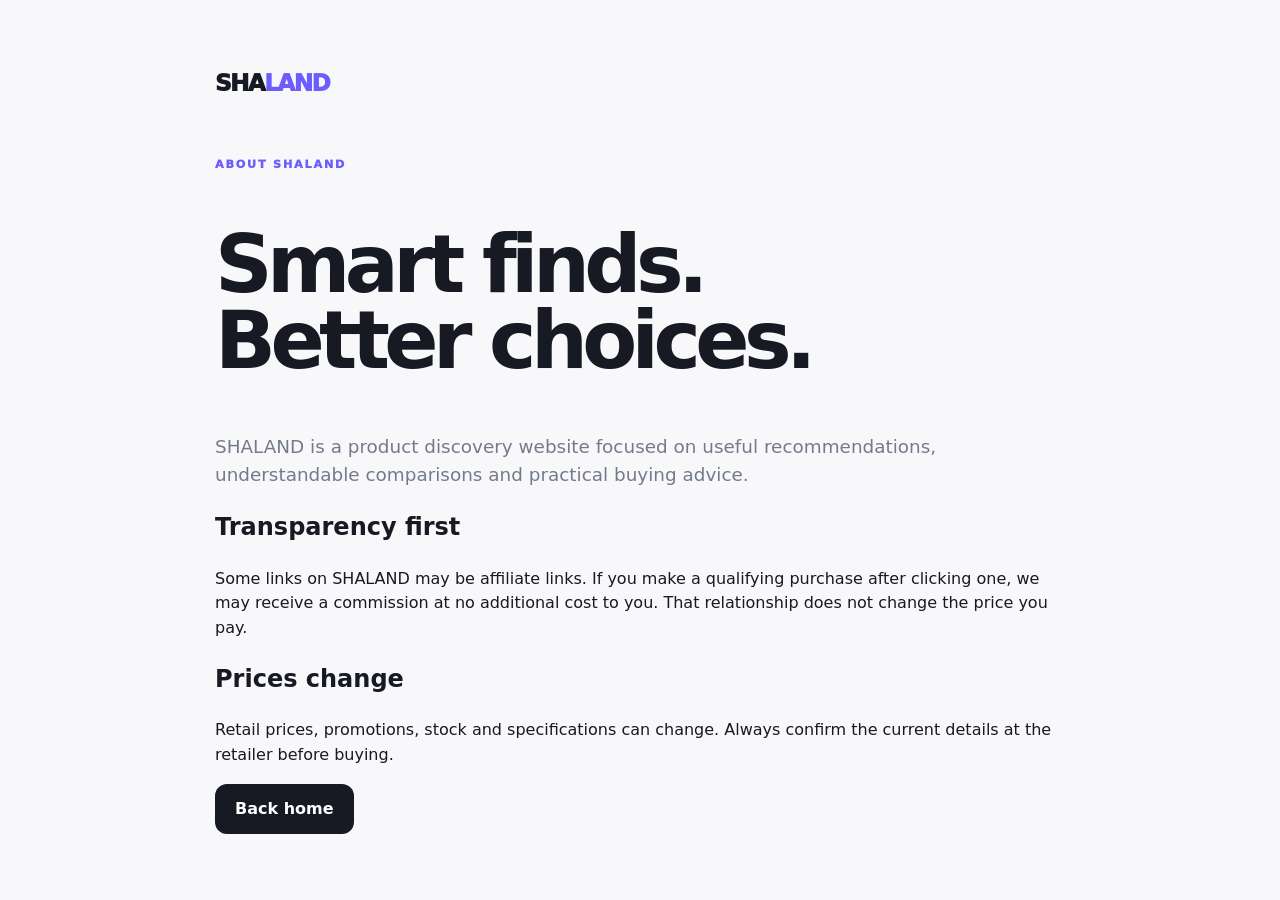
<file: about.html>
<!doctype html><html lang="en"><head><meta charset="utf-8"><meta name="viewport" content="width=device-width,initial-scale=1"><title>About — SHALAND</title><link rel="stylesheet" href="styles.css"></head><body><main class="wrap" style="padding:65px 0;max-width:850px"><a class="logo" href="index.html">SHA<span>LAND</span></a><span class="eyebrow" style="display:block;margin-top:55px">ABOUT SHALAND</span><h1 style="font-size:clamp(3rem,7vw,5rem);line-height:.95;letter-spacing:-.07em">Smart finds.<br>Better choices.</h1><p style="font-size:1.15rem;color:#737b8b">SHALAND is a product discovery website focused on useful recommendations, understandable comparisons and practical buying advice.</p><h2>Transparency first</h2><p>Some links on SHALAND may be affiliate links. If you make a qualifying purchase after clicking one, we may receive a commission at no additional cost to you. That relationship does not change the price you pay.</p><h2>Prices change</h2><p>Retail prices, promotions, stock and specifications can change. Always confirm the current details at the retailer before buying.</p><a class="btn primary" href="index.html">Back home</a></main></body></html>
</file>
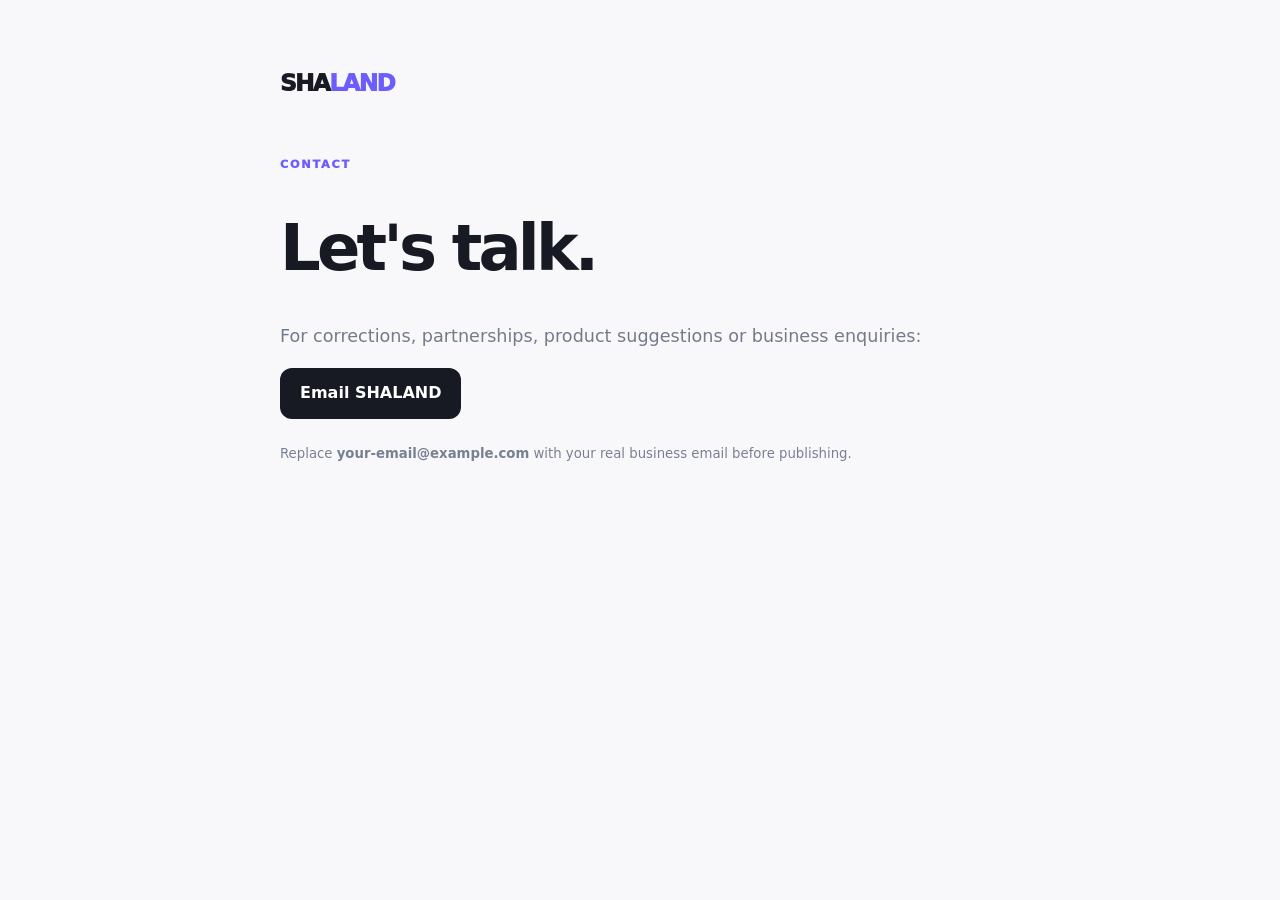
<file: contact.html>
<!doctype html><html lang="en"><head><meta charset="utf-8"><meta name="viewport" content="width=device-width,initial-scale=1"><title>Contact — SHALAND</title><link rel="stylesheet" href="styles.css"></head><body><main class="wrap" style="padding:65px 0;max-width:720px"><a class="logo" href="index.html">SHA<span>LAND</span></a><span class="eyebrow" style="display:block;margin-top:55px">CONTACT</span><h1 style="font-size:4rem;line-height:1;letter-spacing:-.06em">Let's talk.</h1><p style="font-size:1.1rem;color:#737b8b">For corrections, partnerships, product suggestions or business enquiries:</p><a class="btn primary" href="mailto:your-email@example.com">Email SHALAND</a><p class="muted" style="margin-top:25px">Replace <b>your-email@example.com</b> with your real business email before publishing.</p></main></body></html>
</file>
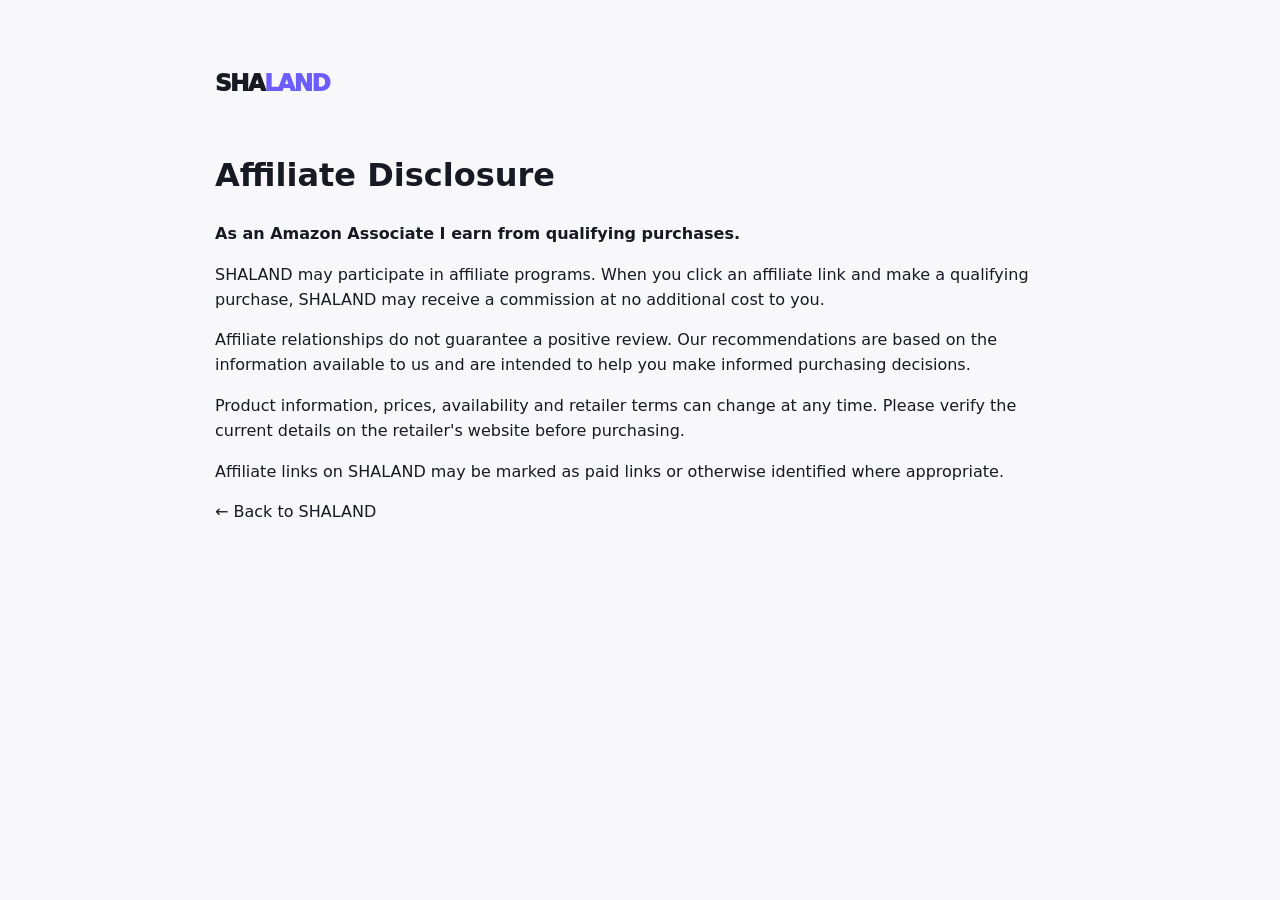
<file: disclosure.html>
<!doctype html>

<html lang="en">
<head>
  <meta charset="utf-8">
  <meta name="viewport" content="width=device-width,initial-scale=1">
  <title>Affiliate Disclosure — SHALAND</title>
  <link rel="stylesheet" href="styles.css">
</head><body>
  <main class="wrap" style="padding:65px 0;max-width:850px">
    <a class="logo" href="index.html">SHA<span>LAND</span></a><h1 style="margin-top:50px">Affiliate Disclosure</h1>

<p>
  <strong>As an Amazon Associate I earn from qualifying purchases.</strong>
</p>

<p>
  SHALAND may participate in affiliate programs. When you click an affiliate
  link and make a qualifying purchase, SHALAND may receive a commission at
  no additional cost to you.
</p>

<p>
  Affiliate relationships do not guarantee a positive review. Our
  recommendations are based on the information available to us and are
  intended to help you make informed purchasing decisions.
</p>

<p>
  Product information, prices, availability and retailer terms can change
  at any time. Please verify the current details on the retailer's website
  before purchasing.
</p>

<p>
  Affiliate links on SHALAND may be marked as paid links or otherwise
  identified where appropriate.
</p>

<p>
  <a href="index.html">← Back to SHALAND</a>
</p>

  </main>
</body>
</html>
</file>
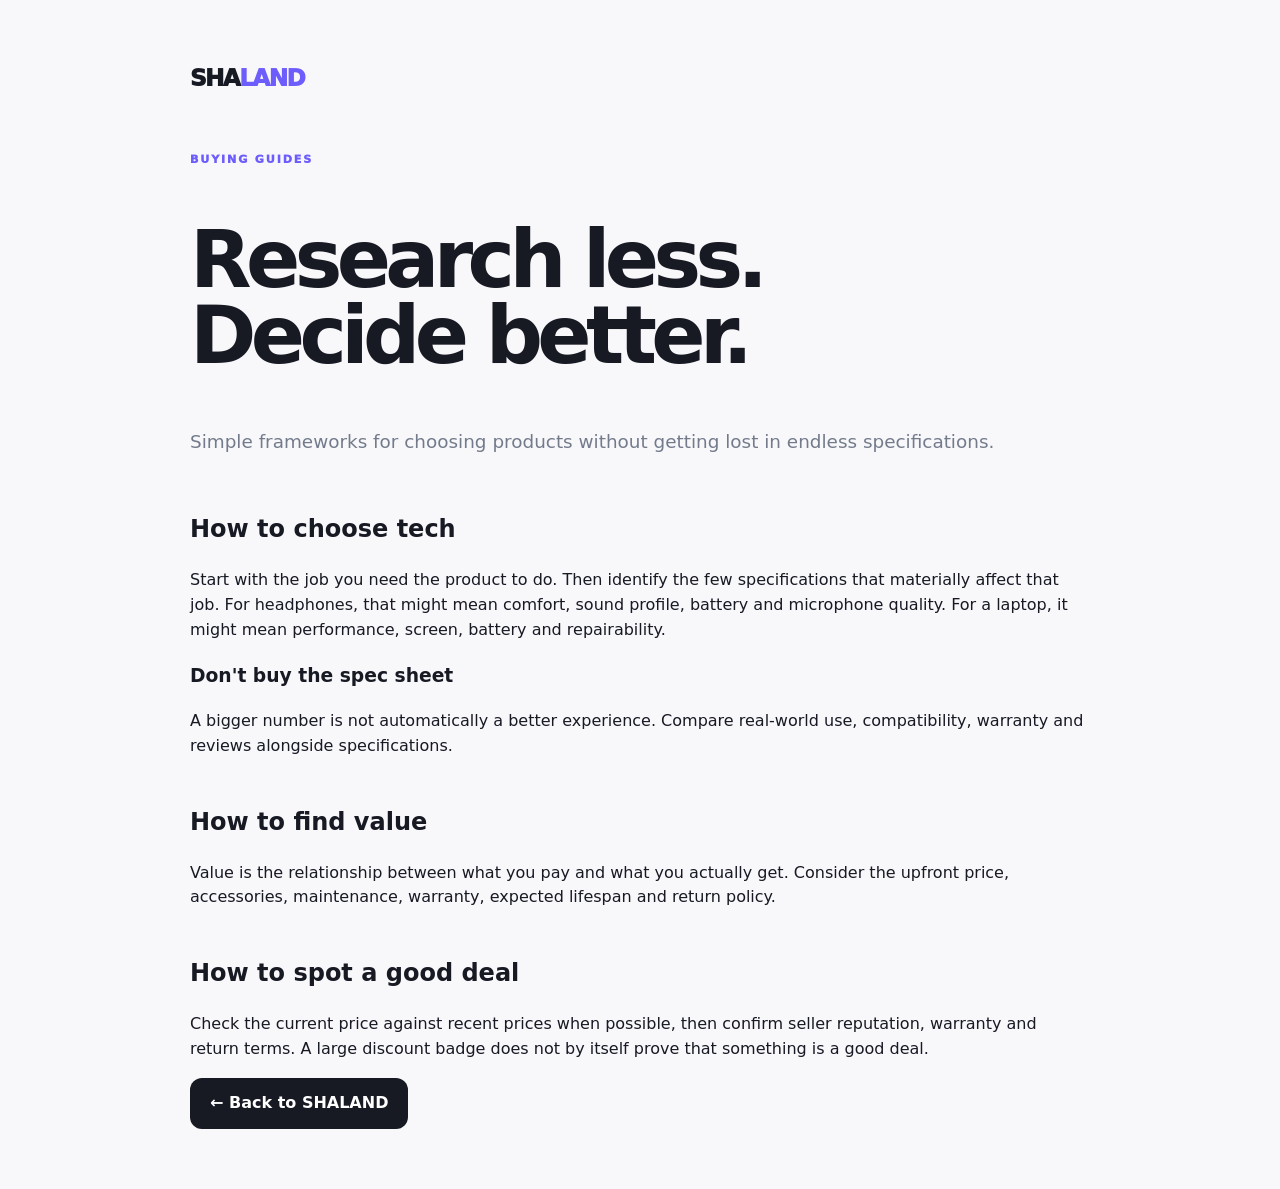
<file: guides.html>
<!doctype html><html lang="en"><head><meta charset="utf-8"><meta name="viewport" content="width=device-width,initial-scale=1"><meta name="description" content="SHALAND buying guides — practical tips for comparing products and finding value."><title>Buying Guides — SHALAND</title><link rel="stylesheet" href="styles.css"></head><body><main class="wrap" style="padding:60px 0;max-width:900px"><a class="logo" href="index.html">SHA<span>LAND</span></a><span class="eyebrow" style="display:block;margin-top:55px">BUYING GUIDES</span><h1 style="font-size:clamp(3rem,7vw,5rem);line-height:.95;letter-spacing:-.07em">Research less.<br>Decide better.</h1><p style="font-size:1.15rem;color:#737b8b">Simple frameworks for choosing products without getting lost in endless specifications.</p>
<article id="tech" style="margin-top:55px"><h2>How to choose tech</h2><p>Start with the job you need the product to do. Then identify the few specifications that materially affect that job. For headphones, that might mean comfort, sound profile, battery and microphone quality. For a laptop, it might mean performance, screen, battery and repairability.</p><h3>Don't buy the spec sheet</h3><p>A bigger number is not automatically a better experience. Compare real-world use, compatibility, warranty and reviews alongside specifications.</p></article>
<article id="value" style="margin-top:45px"><h2>How to find value</h2><p>Value is the relationship between what you pay and what you actually get. Consider the upfront price, accessories, maintenance, warranty, expected lifespan and return policy.</p></article>
<article id="deals" style="margin-top:45px"><h2>How to spot a good deal</h2><p>Check the current price against recent prices when possible, then confirm seller reputation, warranty and return terms. A large discount badge does not by itself prove that something is a good deal.</p></article>
<a class="btn primary" href="index.html">← Back to SHALAND</a></main></body></html>
</file>
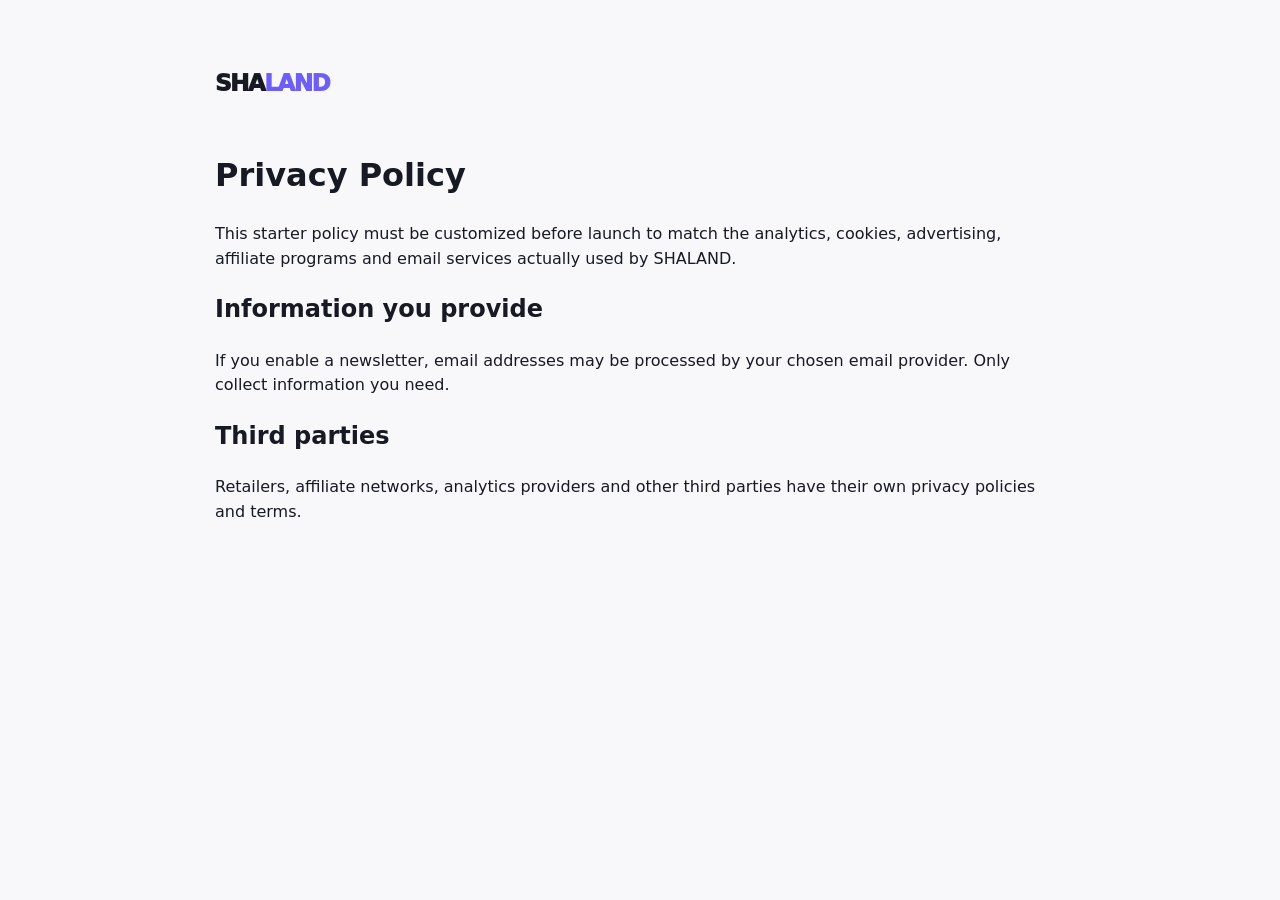
<file: privacy.html>
<!doctype html><html lang="en"><head><meta charset="utf-8"><meta name="viewport" content="width=device-width,initial-scale=1"><title>Privacy Policy — SHALAND</title><link rel="stylesheet" href="styles.css"></head><body><main class="wrap" style="padding:65px 0;max-width:850px"><a class="logo" href="index.html">SHA<span>LAND</span></a><h1 style="margin-top:50px">Privacy Policy</h1><p>This starter policy must be customized before launch to match the analytics, cookies, advertising, affiliate programs and email services actually used by SHALAND.</p><h2>Information you provide</h2><p>If you enable a newsletter, email addresses may be processed by your chosen email provider. Only collect information you need.</p><h2>Third parties</h2><p>Retailers, affiliate networks, analytics providers and other third parties have their own privacy policies and terms.</p></main></body></html>
</file>
<file: styles.css>
*{box-sizing:border-box}
html{scroll-behavior:smooth}
body{margin:0;background:#f8f8fb;color:#171923;font-family:Inter,ui-sans-serif,system-ui,-apple-system,BlinkMacSystemFont,"Segoe UI",sans-serif;line-height:1.55}
a{text-decoration:none;color:inherit}
button,input{font:inherit}
.wrap{width:min(1160px,92%);margin:auto}

.announcement{background:#171923;color:#fff;text-align:center;padding:8px;font-size:.78rem;font-weight:750}
.announcement a{color:#bcb5ff}

.header{position:sticky;top:0;z-index:40;background:#f8f8fbeF;backdrop-filter:blur(18px);border-bottom:1px solid #e6e7ee}
.nav{height:72px;display:flex;align-items:center}
.logo{font-weight:1000;letter-spacing:-.07em;font-size:1.45rem;margin-right:auto}
.logo span{color:#6d5dfc}
nav{display:flex;gap:27px;font-weight:800;color:#646b7b}
nav a:hover{color:#6d5dfc}
.nav-tools{display:flex;gap:7px;margin-left:25px}
.nav-tools button{width:39px;height:39px;border:1px solid #e0e2ea;background:#fff;border-radius:11px;cursor:pointer}
.menu{display:none}

.hero{padding:88px 0 65px;background:radial-gradient(circle at 80% 15%,#e7e2ff 0,transparent 33%)}
.hero-grid{display:grid;grid-template-columns:1fr .85fr;gap:75px;align-items:center}
.eyebrow{font-size:.7rem;font-weight:1000;letter-spacing:.16em;color:#6d5dfc}
.hero h1{font-size:clamp(3.3rem,7vw,6rem);line-height:.92;letter-spacing:-.075em;margin:15px 0 25px}
.hero h1 span{color:transparent;background:linear-gradient(90deg,#6d5dfc,#a35cf1);background-clip:text}
.hero-copy>p{font-size:1.18rem;color:#6c7382;max-width:620px}
.hero-actions{display:flex;gap:12px;margin:30px 0}
.btn{display:inline-flex;align-items:center;justify-content:center;border-radius:12px;padding:12px 19px;font-weight:900;border:1px solid transparent;cursor:pointer}
.primary{background:#171923;color:#fff}
.secondary{background:#fff;border-color:#e0e2ea}
.light{background:#fff;color:#171923}
.trust{display:flex;flex-wrap:wrap;gap:15px;color:#737b8b;font-size:.8rem}

.hero-showcase{height:430px;border-radius:34px;background:linear-gradient(140deg,#151823,#4a3db4);display:grid;place-items:center;position:relative;overflow:hidden;box-shadow:0 35px 90px #493db42b}
.orb{position:absolute;width:330px;height:330px;border-radius:50%;background:#a99eff;filter:blur(55px);opacity:.45}
.showcase-card{position:relative;z-index:2;width:245px;height:345px;border:6px solid #2d3040;border-radius:30px;background:linear-gradient(150deg,#fff,#f0f0ff);padding:18px;display:flex;flex-direction:column;box-shadow:0 30px 60px #0005}
.mini-label{font-size:.62rem;font-weight:1000;color:#6d5dfc}
.showcase-icon{font-size:7rem;text-align:center;margin:auto 0}
.showcase-title{font-weight:950;font-size:1.03rem}
.rating{font-size:.78rem;color:#f5a400;margin-top:5px}
.rating b{color:#737b8b;margin-left:4px}
.showcase-bottom{display:flex;align-items:center;justify-content:space-between;margin-top:10px}
.showcase-bottom strong{font-size:1.15rem}
.showcase-bottom a{background:#6d5dfc;color:#fff;padding:7px 10px;border-radius:9px;font-size:.72rem;font-weight:900}
.pill{position:absolute;background:#fff;border-radius:13px;padding:10px 14px;z-index:3;font-weight:950;font-size:.78rem;box-shadow:0 18px 35px #0003}
.pill.top{top:58px;left:20px}
.pill.bottom{right:17px;bottom:65px}

.stats{display:grid;grid-template-columns:repeat(4,1fr);border-bottom:1px solid #e2e4eb}
.stats div{padding:24px;border-right:1px solid #e2e4eb;text-align:center}
.stats div:last-child{border:0}
.stats strong{display:block;font-size:1.65rem;letter-spacing:-.04em}
.stats span{font-size:.75rem;color:#7b8291}

.section-head{display:flex;align-items:end;justify-content:space-between;margin:76px 0 24px}
.section-head h2{margin:5px 0 0;font-size:2rem;letter-spacing:-.05em}
.text-link{font-weight:900;color:#6d5dfc}

.category-tabs{display:flex;gap:8px;flex-wrap:wrap}
.category-tabs button{padding:9px 14px;border:1px solid #e0e2ea;background:#fff;border-radius:999px;cursor:pointer;font-weight:800;color:#687080}
.category-tabs button.active{background:#171923;color:#fff;border-color:#171923}

.search-row{display:flex;justify-content:space-between;align-items:center;margin:25px 0 15px}
.search-row small{margin-left:8px;color:#858c9a}
.searchbox{display:flex;align-items:center;gap:7px;border:1px solid #dfe2e9;background:#fff;border-radius:12px;padding:0 10px;color:#8a91a0}
.searchbox input{border:0;outline:0;padding:11px;width:250px;background:transparent}
.searchbox button{border:0;background:none;cursor:pointer;color:#888}

.product-grid{display:grid;grid-template-columns:repeat(3,1fr);gap:19px}
.card{background:#fff;border:1px solid #e2e4eb;border-radius:20px;padding:14px;transition:.22s;box-shadow:0 12px 35px #14162208}
.card:hover{transform:translateY(-5px);box-shadow:0 20px 45px #14162212}

.product-image{height:210px;background:#eef0ff;border-radius:15px;overflow:hidden;position:relative}
.product-image img{width:100%;height:100%;object-fit:contain;padding:30px}

.product-gallery img{
  width:100%;
  height:300px;
  object-fit:contain;
  display:block;
  border-radius:15px;
}
.badge{position:absolute;top:10px;left:10px;background:#fff;border-radius:999px;padding:5px 9px;font-size:.65rem;font-weight:1000}
.card h3{font-size:1.08rem;margin:13px 0 4px}
.stars{color:#f5a400;font-size:.8rem}
.muted{color:#788091;font-size:.83rem}
.card p{min-height:45px}
.card-bottom{display:flex;align-items:center;justify-content:space-between;margin-top:13px}
.price{font-weight:1000}
.deal{background:#6d5dfc;color:#fff;padding:9px 11px;border-radius:10px;font-size:.72rem;font-weight:900}

.deal-strip{margin-top:90px;background:#171923;color:#fff;padding:58px 0}
.deal-inner{display:flex;align-items:center;justify-content:space-between;gap:30px}
.deal-inner h2{font-size:2.25rem;letter-spacing:-.05em;margin:7px 0}
.deal-inner p{color:#b8bdc9}

.compare-wrap{overflow:auto;border:1px solid #e1e3ea;border-radius:17px;background:#fff}
.compare-wrap table{width:100%;min-width:700px;border-collapse:collapse}
.compare-wrap th,.compare-wrap td{text-align:left;padding:15px;border-bottom:1px solid #e8e9ee}
.compare-wrap th{font-size:.73rem;color:#7a8290;text-transform:uppercase;letter-spacing:.08em}
.compare-wrap tr:last-child td{border:0}

.guides-preview{padding-bottom:70px}
.guide-grid{display:grid;grid-template-columns:repeat(3,1fr);gap:18px}
.guide-grid article{background:#fff;border:1px solid #e1e3ea;border-radius:19px;padding:23px}
.guide-number{font-size:.7rem;color:#6d5dfc;font-weight:1000}
.guide-grid h3{margin:20px 0 6px}
.guide-grid p{color:#737b8b;font-size:.9rem}
.guide-grid a{color:#6d5dfc;font-weight:900;font-size:.82rem}

.newsletter{margin-bottom:75px;padding:35px;border-radius:25px;background:linear-gradient(120deg,#6d5dfc,#9b58ee);color:#fff;display:grid;grid-template-columns:1fr auto;gap:15px;align-items:center}
.newsletter h2{margin:5px 0}
.newsletter p{margin:0;opacity:.85}
.newsletter form{display:flex;background:#fff;border-radius:12px;padding:5px}
.newsletter input{width:230px;border:0;outline:0;padding:10px}
.newsletter .primary{border:0}
.newsletter small{grid-column:1/-1}

footer{border-top:1px solid #e1e3ea;padding:45px 0 25px;color:#737b8b}
.footer-grid{display:grid;grid-template-columns:2fr 1fr 1fr;gap:30px}
.footer-grid>div{display:flex;flex-direction:column;gap:9px}
.footer-grid .logo{margin:0}
.footer-grid p{margin:0}
.footer-grid b{color:#171923;margin-bottom:4px}
.copyright{font-size:.75rem;margin-top:35px;padding-top:18px;border-top:1px solid #e5e6eb}

@media(max-width:850px){
nav{display:none;position:absolute;left:4%;right:4%;top:112px;background:#fff;padding:18px;border-radius:15px;box-shadow:0 20px 50px #0002;flex-direction:column}
.menu{display:block}
.hero-grid{grid-template-columns:1fr}
.hero-showcase{height:370px}
.product-grid{grid-template-columns:1fr 1fr}
.guide-grid{grid-template-columns:1fr}
.newsletter{grid-template-columns:1fr}
.stats{grid-template-columns:1fr 1fr}
.stats div{border-bottom:1px solid #e2e4eb}
.deal-inner{display:block}
.deal-inner .btn{margin-top:15px}
}

@media(max-width:560px){
.hero{padding-top:60px}
.hero-showcase{height:330px}
.showcase-card{transform:scale(.86)}
.product-grid{grid-template-columns:1fr}
.search-row{display:block}
.searchbox{margin-top:12px}
.searchbox input{width:100%}
.section-head{margin-top:55px}
.footer-grid{grid-template-columns:1fr}
.trust{display:block}
.trust span{display:block;margin-bottom:6px}
}

.dark{background:#0f1118;color:#f4f5f8}
.dark .header{background:#0f1118eF;border-color:#292d39}
.dark .nav-tools button,.dark .secondary,.dark .searchbox,.dark .card,.dark .compare-wrap,.dark .guide-grid article,.dark .newsletter form{background:#191c25;color:#f4f5f8;border-color:#303543}
.dark nav{background:#191c25}
.dark .hero{background:radial-gradient(circle at 80% 15%,#29264b 0,transparent 33%)}
.dark .hero-copy>p,.dark .muted,.dark .stats span,.dark .guide-grid p,.dark footer{color:#aeb5c3}
.dark .stats,.dark .stats div,.dark .compare-wrap th,.dark .compare-wrap td,.dark footer,.dark .copyright{border-color:#2b2f3b}
.dark .category-tabs button{background:#191c25;color:#c0c6d1;border-color:#303543}
.dark .category-tabs button.active,.dark .primary{background:#fff;color:#171923}
.dark .section-head .text-link,.dark .guide-grid a{color:#9d94ff}
.dark .footer-grid b{color:#fff}
.dark .newsletter input{color:#fff}
</file>
